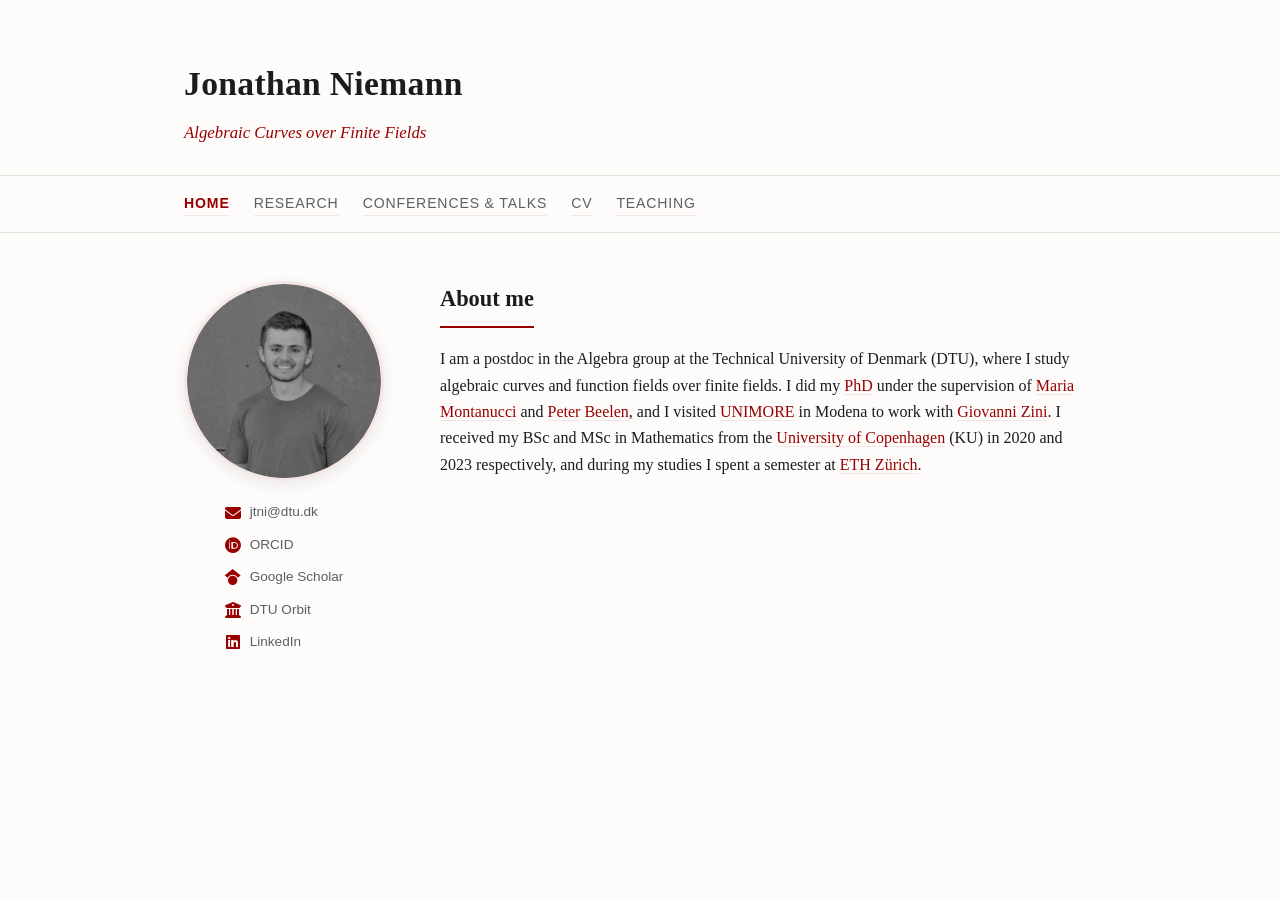
<file: index.html>
<!DOCTYPE html>
<html lang="en">
<head>
<meta charset="UTF-8">
<meta name="viewport" content="width=device-width, initial-scale=1.0">
<title>Jonathan Niemann</title>
<meta name="description" content="Jonathan Niemann — postdoc at the Technical University of Denmark, working on algebraic curves and function fields over finite fields.">
<link rel="stylesheet" href="style.css?v=8">
<link rel="stylesheet" href="https://cdnjs.cloudflare.com/ajax/libs/font-awesome/6.5.1/css/all.min.css">
</head>
<body>

<header class="site-header">
  <div class="wrap">
    <h1>Jonathan Niemann</h1>
    <p class="tagline">Algebraic Curves over Finite Fields</p>
  </div>
</header>

<nav class="site-nav">
  <div class="wrap">
    <a href="index.html" class="active">Home</a>
    <a href="research.html">Research</a>
    <a href="talks.html">Conferences &amp; Talks</a>
    <a href="cv.html">CV</a>
    <a href="teaching.html">Teaching</a>
  </div>
</nav>

<div class="page-layout">

  <aside class="sidebar">
    <img class="sidebar-photo" src="assets/profile.png" alt="Portrait of Jonathan Niemann">
    <ul class="social-links">
      <li><a href="mailto:jtni@dtu.dk"><i class="fa-solid fa-envelope"></i> jtni@dtu.dk</a></li>
      <li><a href="https://orcid.org/0009-0001-3049-6209" target="_blank" rel="noopener"><i class="fa-brands fa-orcid"></i> ORCID</a></li>
      <li><a href="https://scholar.google.dk/citations?user=AFLOBtQAAAAJ&hl=da" target="_blank" rel="noopener"><i class="fa-brands fa-google-scholar"></i> Google Scholar</a></li>
      <li><a href="https://orbit.dtu.dk/en/persons/jonathan-tilling-niemann" target="_blank" rel="noopener"><i class="fa-solid fa-building-columns"></i> DTU Orbit</a></li>
      <li><a href="https://www.linkedin.com/in/jonathan-tilling-niemann-18654b5b/" target="_blank" rel="noopener"><i class="fa-brands fa-linkedin"></i> LinkedIn</a></li>
    </ul>
  </aside>

  <main class="site-main">
    <section id="about">
      <h2>About me</h2>
      <p>
        I am a postdoc in the Algebra group at the Technical University of Denmark (DTU), where I study
        algebraic curves and function fields over finite fields. I did my <a href="https://orbit.dtu.dk/en/publications/maximal-and-ordinary-function-fields-over-finite-fields/">PhD</a> under the supervision of
        <a href="https://sites.google.com/view/mariamontanucci/home">Maria Montanucci</a> and
        <a href="https://orbit.dtu.dk/en/persons/pieter-hendrik-turdus-beelen">Peter Beelen</a>, and I visited
        <a href="https://www.unimore.it/it">UNIMORE</a> in Modena to work with
        <a href="https://www.researchgate.net/profile/Giovanni-Zini">Giovanni Zini</a>. I received my BSc and MSc
        in Mathematics from the <a href="https://www.math.ku.dk/english/">University of Copenhagen</a> (KU) in
        2020 and 2023 respectively, and during my studies I spent a semester at
        <a href="https://ethz.ch/en.html">ETH Zürich</a>.
      </p>
    </section>
  </main>

</div>

</body>
</html>
</file>
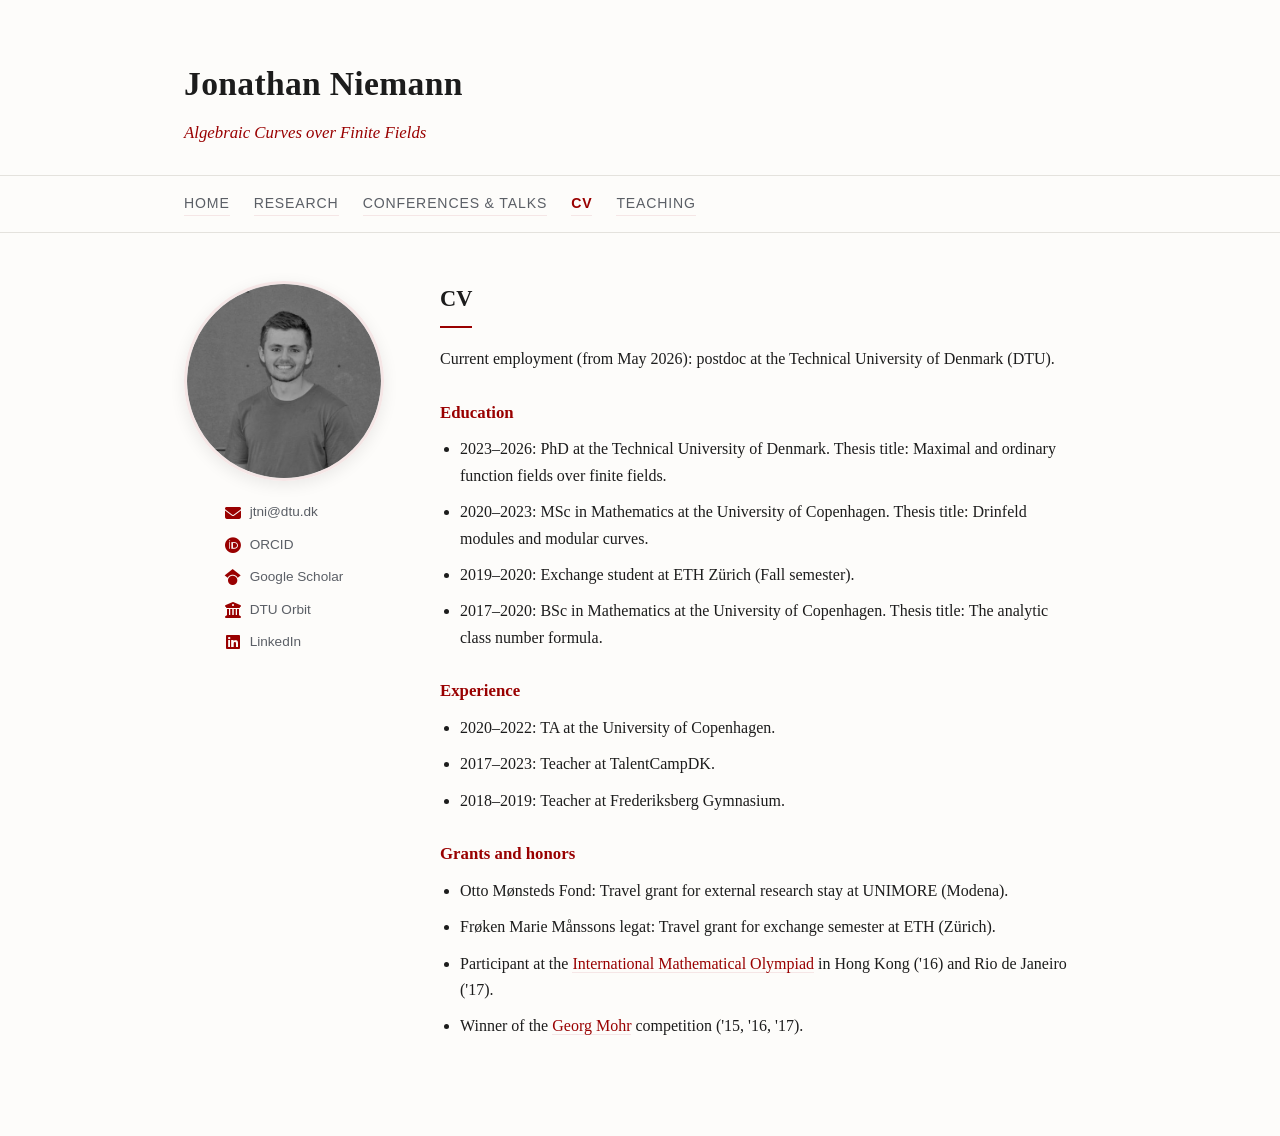
<file: cv.html>
<!DOCTYPE html>
<html lang="en">
<head>
<meta charset="UTF-8">
<meta name="viewport" content="width=device-width, initial-scale=1.0">
<title>CV — Jonathan Niemann</title>
<meta name="description" content="CV, education, experience and links for Jonathan Niemann.">
<link rel="stylesheet" href="style.css?v=8">
<link rel="stylesheet" href="https://cdnjs.cloudflare.com/ajax/libs/font-awesome/6.5.1/css/all.min.css">
</head>
<body>

<header class="site-header">
  <div class="wrap">
    <h1>Jonathan Niemann</h1>
    <p class="tagline">Algebraic Curves over Finite Fields</p>
  </div>
</header>

<nav class="site-nav">
  <div class="wrap">
    <a href="index.html">Home</a>
    <a href="research.html">Research</a>
    <a href="talks.html">Conferences &amp; Talks</a>
    <a href="cv.html" class="active">CV</a>
    <a href="teaching.html">Teaching</a>
  </div>
</nav>

<div class="page-layout">

  <aside class="sidebar">
    <img class="sidebar-photo" src="assets/profile.png" alt="Portrait of Jonathan Niemann">
    <ul class="social-links">
      <li><a href="mailto:jtni@dtu.dk"><i class="fa-solid fa-envelope"></i> jtni@dtu.dk</a></li>
      <li><a href="https://orcid.org/0009-0001-3049-6209" target="_blank" rel="noopener"><i class="fa-brands fa-orcid"></i> ORCID</a></li>
      <li><a href="https://scholar.google.dk/citations?user=AFLOBtQAAAAJ&hl=da" target="_blank" rel="noopener"><i class="fa-brands fa-google-scholar"></i> Google Scholar</a></li>
      <li><a href="https://orbit.dtu.dk/en/persons/jonathan-tilling-niemann" target="_blank" rel="noopener"><i class="fa-solid fa-building-columns"></i> DTU Orbit</a></li>
      <li><a href="https://www.linkedin.com/in/jonathan-tilling-niemann-18654b5b/" target="_blank" rel="noopener"><i class="fa-brands fa-linkedin"></i> LinkedIn</a></li>
    </ul>
  </aside>

  <main class="site-main">
    <section id="cv">
      <h2>CV</h2>
      <p>Current employment (from May 2026): postdoc at the Technical University of Denmark (DTU).</p>

      <h3>Education</h3>
      <ul>
        <li>2023&ndash;2026: PhD at the Technical University of Denmark. Thesis title: Maximal and ordinary function fields over finite fields.</li>
        <li>2020&ndash;2023: MSc in Mathematics at the University of Copenhagen. Thesis title: Drinfeld modules and modular curves.</li>
        <li>2019&ndash;2020: Exchange student at ETH Zürich (Fall semester).</li>
        <li>2017&ndash;2020: BSc in Mathematics at the University of Copenhagen. Thesis title: The analytic class number formula.</li>
      </ul>

      <h3>Experience</h3>
      <ul>
        <li>2020&ndash;2022: TA at the University of Copenhagen.</li>
        <li>2017&ndash;2023: Teacher at TalentCampDK.</li>
        <li>2018&ndash;2019: Teacher at Frederiksberg Gymnasium.</li>
      </ul>

      <h3>Grants and honors</h3>
      <ul>
        <li>Otto Mønsteds Fond: Travel grant for external research stay at UNIMORE (Modena).</li>
        <li>Frøken Marie Månssons legat: Travel grant for exchange semester at ETH (Zürich).</li>
        <li>Participant at the <a href="https://www.imo-official.org/">International Mathematical Olympiad</a> in Hong Kong ('16) and Rio de Janeiro ('17).</li>
        <li>Winner of the <a href="https://www.georgmohr.dk/">Georg Mohr</a> competition ('15, '16, '17).</li>
      </ul>
    </section>
  </main>

</div>

</body>
</html>
</file>
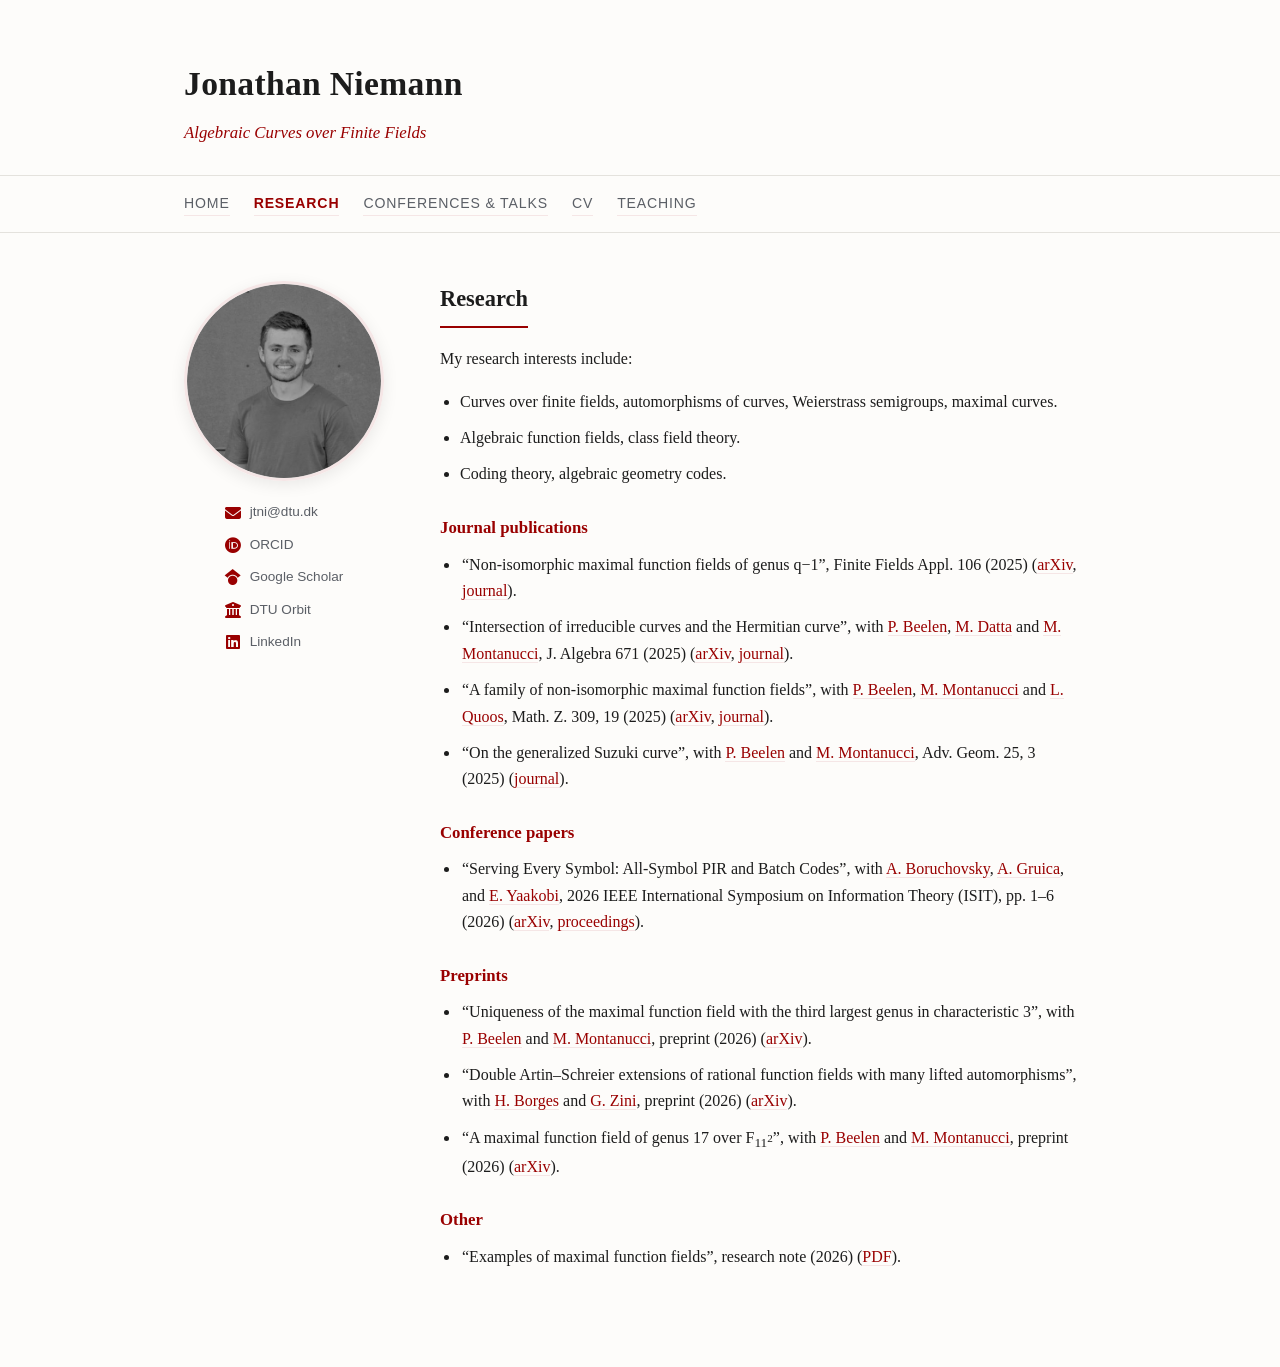
<file: research.html>
<!DOCTYPE html>
<html lang="en">
<head>
<meta charset="UTF-8">
<meta name="viewport" content="width=device-width, initial-scale=1.0">
<title>Research — Jonathan Niemann</title>
<meta name="description" content="Research interests and publications of Jonathan Niemann.">
<link rel="stylesheet" href="style.css?v=8">
<link rel="stylesheet" href="https://cdnjs.cloudflare.com/ajax/libs/font-awesome/6.5.1/css/all.min.css">
</head>
<body>

<header class="site-header">
  <div class="wrap">
    <h1>Jonathan Niemann</h1>
    <p class="tagline">Algebraic Curves over Finite Fields</p>
  </div>
</header>

<nav class="site-nav">
  <div class="wrap">
    <a href="index.html">Home</a>
    <a href="research.html" class="active">Research</a>
    <a href="talks.html">Conferences &amp; Talks</a>
    <a href="cv.html">CV</a>
    <a href="teaching.html">Teaching</a>
  </div>
</nav>

<div class="page-layout">

  <aside class="sidebar">
    <img class="sidebar-photo" src="assets/profile.png" alt="Portrait of Jonathan Niemann">
    <ul class="social-links">
      <li><a href="mailto:jtni@dtu.dk"><i class="fa-solid fa-envelope"></i> jtni@dtu.dk</a></li>
      <li><a href="https://orcid.org/0009-0001-3049-6209" target="_blank" rel="noopener"><i class="fa-brands fa-orcid"></i> ORCID</a></li>
      <li><a href="https://scholar.google.dk/citations?user=AFLOBtQAAAAJ&hl=da" target="_blank" rel="noopener"><i class="fa-brands fa-google-scholar"></i> Google Scholar</a></li>
      <li><a href="https://orbit.dtu.dk/en/persons/jonathan-tilling-niemann" target="_blank" rel="noopener"><i class="fa-solid fa-building-columns"></i> DTU Orbit</a></li>
      <li><a href="https://www.linkedin.com/in/jonathan-tilling-niemann-18654b5b/" target="_blank" rel="noopener"><i class="fa-brands fa-linkedin"></i> LinkedIn</a></li>
    </ul>
  </aside>

  <main class="site-main">
    <section id="research">
      <h2>Research</h2>
      <p>My research interests include:</p>
      <ul>
        <li>Curves over finite fields, automorphisms of curves, Weierstrass semigroups, maximal curves.</li>
        <li>Algebraic function fields, class field theory.</li>
        <li>Coding theory, algebraic geometry codes.</li>
      </ul>

      <h3>Journal publications</h3>
      <ul class="pub-list">
        <li>
          &ldquo;Non-isomorphic maximal function fields of genus q&minus;1&rdquo;, Finite Fields Appl. 106 (2025)
          (<a href="https://arxiv.org/abs/2412.04952">arXiv</a>, <a href="https://doi.org/10.1016/j.ffa.2025.102618">journal</a>).
        </li>
        <li>
          &ldquo;Intersection of irreducible curves and the Hermitian curve&rdquo;, with
          <a href="https://orbit.dtu.dk/en/persons/pieter-hendrik-turdus-beelen">P. Beelen</a>,
          <a href="https://sites.google.com/math.iith.ac.in/mrinmoy">M. Datta</a> and
          <a href="https://sites.google.com/view/mariamontanucci/home">M. Montanucci</a>, J. Algebra 671 (2025)
          (<a href="https://arxiv.org/abs/2407.13521">arXiv</a>, <a href="https://doi.org/10.1016/j.jalgebra.2025.02.036">journal</a>).
        </li>
        <li>
          &ldquo;A family of non-isomorphic maximal function fields&rdquo;, with
          <a href="https://orbit.dtu.dk/en/persons/pieter-hendrik-turdus-beelen">P. Beelen</a>,
          <a href="https://sites.google.com/view/mariamontanucci/home">M. Montanucci</a> and
          <a href="https://sites.google.com/im.ufrj.br/lucianequoos/">L. Quoos</a>, Math. Z. 309, 19 (2025)
          (<a href="https://arxiv.org/abs/2404.14179">arXiv</a>, <a href="http://doi.org/10.1007/s00209-024-03650-1">journal</a>).
        </li>
        <li>
          &ldquo;On the generalized Suzuki curve&rdquo;, with
          <a href="https://orbit.dtu.dk/en/persons/pieter-hendrik-turdus-beelen">P. Beelen</a> and
          <a href="https://sites.google.com/view/mariamontanucci/home">M. Montanucci</a>, Adv. Geom. 25, 3 (2025)
          (<a href="https://www.degruyterbrill.com/document/doi/10.1515/advgeom-2025-0022/html">journal</a>).
        </li>
      </ul>

      <h3>Conference papers</h3>
      <ul class="pub-list">
        <li>
          &ldquo;Serving Every Symbol: All-Symbol PIR and Batch Codes&rdquo;, with
          <a href="https://arxiv.org/search/cs?searchtype=author&query=Boruchovsky%2C+A">A. Boruchovsky</a>,
          <a href="https://sites.google.com/view/aninagruica/startseite">A. Gruica</a>, and
          <a href="https://yaakobi.net.technion.ac.il/">E. Yaakobi</a>,
          2026 IEEE International Symposium on Information Theory (ISIT), pp. 1&ndash;6 (2026)
          (<a href="https://arxiv.org/abs/2601.04041">arXiv</a>, <a href="https://doi.org/10.1109/ISIT62367.2026.11653879">proceedings</a>).
        </li>
      </ul>

      <h3>Preprints</h3>
      <ul class="pub-list">
        <li>
          &ldquo;Uniqueness of the maximal function field with the third largest genus in characteristic 3&rdquo;, with
          <a href="https://orbit.dtu.dk/en/persons/pieter-hendrik-turdus-beelen">P. Beelen</a> and
          <a href="https://sites.google.com/view/mariamontanucci/home">M. Montanucci</a>, preprint (2026)
          (<a href="https://arxiv.org/abs/2610.35241">arXiv</a>).
        </li>
        <li>
          &ldquo;Double Artin&ndash;Schreier extensions of rational function fields with many lifted automorphisms&rdquo;, with
          <a href="https://sites.icmc.usp.br/hborges/Home.html">H. Borges</a> and
          <a href="https://scholar.google.com/citations?user=jYMuPwsAAAAJ&hl=it">G. Zini</a>, preprint (2026)
          (<a href="https://arxiv.org/abs/2602.13925">arXiv</a>).
        </li>
        <li>
          &ldquo;A maximal function field of genus 17 over F<sub>11<sup>2</sup></sub>&rdquo;, with
          <a href="https://orbit.dtu.dk/en/persons/pieter-hendrik-turdus-beelen">P. Beelen</a> and
          <a href="https://sites.google.com/view/mariamontanucci/home">M. Montanucci</a>, preprint (2026)
          (<a href="https://arxiv.org/abs/2609.11679">arXiv</a>).
        </li>
      </ul>

      <h3>Other</h3>
      <ul class="pub-list">
        <li>
          &ldquo;Examples of maximal function fields&rdquo;, research note (2026)
          (<a href="notes/maximal_function_fields.pdf">PDF</a>).
        </li>
      </ul>
    </section>
  </main>

</div>

</body>
</html>
</file>
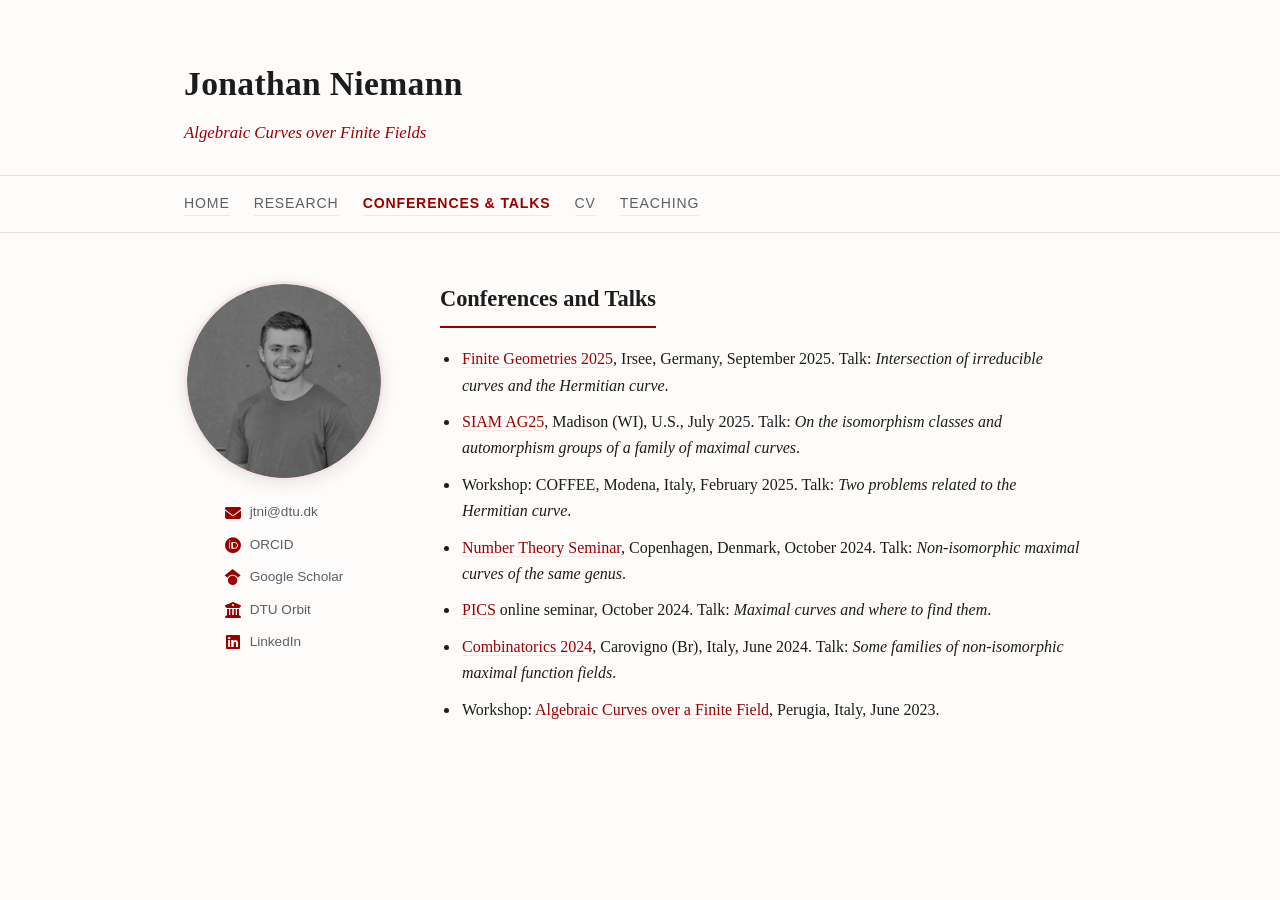
<file: talks.html>
<!DOCTYPE html>
<html lang="en">
<head>
<meta charset="UTF-8">
<meta name="viewport" content="width=device-width, initial-scale=1.0">
<title>Conferences &amp; Talks — Jonathan Niemann</title>
<meta name="description" content="Conferences and talks given by Jonathan Niemann.">
<link rel="stylesheet" href="style.css?v=8">
<link rel="stylesheet" href="https://cdnjs.cloudflare.com/ajax/libs/font-awesome/6.5.1/css/all.min.css">
</head>
<body>

<header class="site-header">
  <div class="wrap">
    <h1>Jonathan Niemann</h1>
    <p class="tagline">Algebraic Curves over Finite Fields</p>
  </div>
</header>

<nav class="site-nav">
  <div class="wrap">
    <a href="index.html">Home</a>
    <a href="research.html">Research</a>
    <a href="talks.html" class="active">Conferences &amp; Talks</a>
    <a href="cv.html">CV</a>
    <a href="teaching.html">Teaching</a>
  </div>
</nav>

<div class="page-layout">

  <aside class="sidebar">
    <img class="sidebar-photo" src="assets/profile.png" alt="Portrait of Jonathan Niemann">
    <ul class="social-links">
      <li><a href="mailto:jtni@dtu.dk"><i class="fa-solid fa-envelope"></i> jtni@dtu.dk</a></li>
      <li><a href="https://orcid.org/0009-0001-3049-6209" target="_blank" rel="noopener"><i class="fa-brands fa-orcid"></i> ORCID</a></li>
      <li><a href="https://scholar.google.dk/citations?user=AFLOBtQAAAAJ&hl=da" target="_blank" rel="noopener"><i class="fa-brands fa-google-scholar"></i> Google Scholar</a></li>
      <li><a href="https://orbit.dtu.dk/en/persons/jonathan-tilling-niemann" target="_blank" rel="noopener"><i class="fa-solid fa-building-columns"></i> DTU Orbit</a></li>
      <li><a href="https://www.linkedin.com/in/jonathan-tilling-niemann-18654b5b/" target="_blank" rel="noopener"><i class="fa-brands fa-linkedin"></i> LinkedIn</a></li>
    </ul>
  </aside>

  <main class="site-main">
    <section id="talks">
      <h2>Conferences and Talks</h2>
      <ul class="talk-list">
        <li><a href="https://mlavrauw.github.io/Irsee7/irsee7.html">Finite Geometries 2025</a>, Irsee, Germany, September 2025. Talk: <em>Intersection of irreducible curves and the Hermitian curve</em>.</li>
        <li><a href="https://www.siam.org/conferences-events/past-event-archive/ag25/">SIAM AG25</a>, Madison (WI), U.S., July 2025. Talk: <em>On the isomorphism classes and automorphism groups of a family of maximal curves</em>.</li>
        <li>Workshop: COFFEE, Modena, Italy, February 2025. Talk: <em>Two problems related to the Hermitian curve</em>.</li>
        <li><a href="https://www.math.ku.dk/english/calendar/events/number-theory-seminar-jonathan-tilling-niemann/">Number Theory Seminar</a>, Copenhagen, Denmark, October 2024. Talk: <em>Non-isomorphic maximal curves of the same genus</em>.</li>
        <li><a href="https://sites.google.com/view/picseminar/home">PICS</a> online seminar, October 2024. Talk: <em>Maximal curves and where to find them</em>.</li>
        <li><a href="https://sites.google.com/view/combinatorics2024/">Combinatorics 2024</a>, Carovigno (Br), Italy, June 2024. Talk: <em>Some families of non-isomorphic maximal function fields</em>.</li>
        <li>Workshop: <a href="https://sites.google.com/view/marcotimpanella/eventi/algebraic-curves-over-a-finite-field">Algebraic Curves over a Finite Field</a>, Perugia, Italy, June 2023.</li>
      </ul>
    </section>
  </main>

</div>

</body>
</html>
</file>
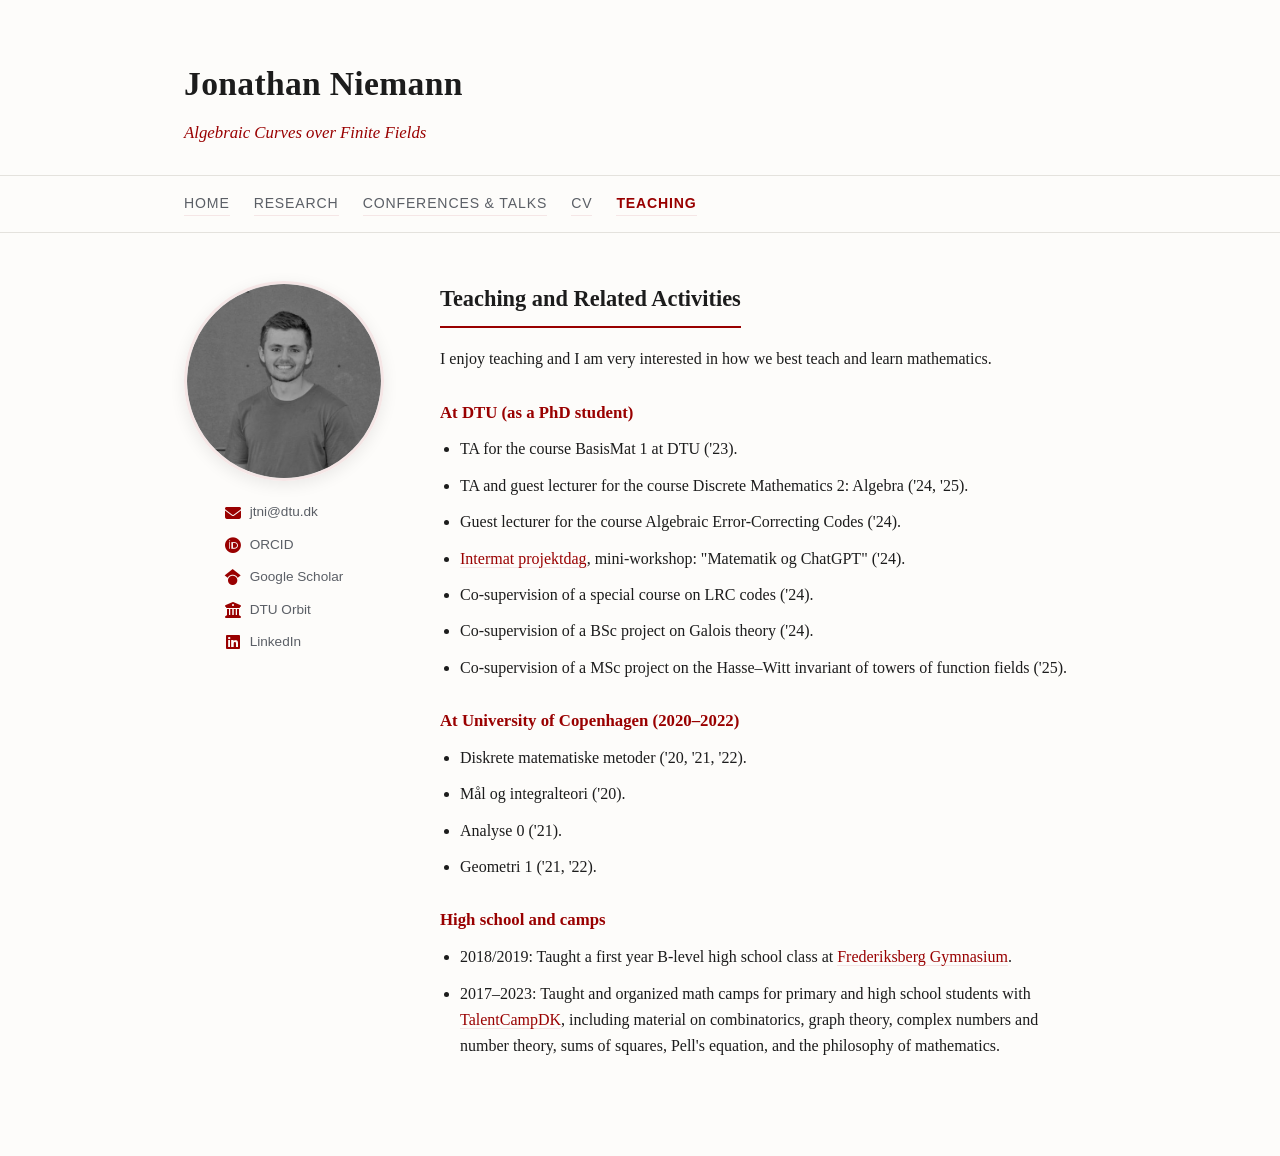
<file: teaching.html>
<!DOCTYPE html>
<html lang="en">
<head>
<meta charset="UTF-8">
<meta name="viewport" content="width=device-width, initial-scale=1.0">
<title>Teaching — Jonathan Niemann</title>
<meta name="description" content="Teaching and related activities of Jonathan Niemann.">
<link rel="stylesheet" href="style.css?v=8">
<link rel="stylesheet" href="https://cdnjs.cloudflare.com/ajax/libs/font-awesome/6.5.1/css/all.min.css">
</head>
<body>

<header class="site-header">
  <div class="wrap">
    <h1>Jonathan Niemann</h1>
    <p class="tagline">Algebraic Curves over Finite Fields</p>
  </div>
</header>

<nav class="site-nav">
  <div class="wrap">
    <a href="index.html">Home</a>
    <a href="research.html">Research</a>
    <a href="talks.html">Conferences &amp; Talks</a>
    <a href="cv.html">CV</a>
    <a href="teaching.html" class="active">Teaching</a>
  </div>
</nav>

<div class="page-layout">

  <aside class="sidebar">
    <img class="sidebar-photo" src="assets/profile.png" alt="Portrait of Jonathan Niemann">
    <ul class="social-links">
      <li><a href="mailto:jtni@dtu.dk"><i class="fa-solid fa-envelope"></i> jtni@dtu.dk</a></li>
      <li><a href="https://orcid.org/0009-0001-3049-6209" target="_blank" rel="noopener"><i class="fa-brands fa-orcid"></i> ORCID</a></li>
      <li><a href="https://scholar.google.dk/citations?user=AFLOBtQAAAAJ&hl=da" target="_blank" rel="noopener"><i class="fa-brands fa-google-scholar"></i> Google Scholar</a></li>
      <li><a href="https://orbit.dtu.dk/en/persons/jonathan-tilling-niemann" target="_blank" rel="noopener"><i class="fa-solid fa-building-columns"></i> DTU Orbit</a></li>
      <li><a href="https://www.linkedin.com/in/jonathan-tilling-niemann-18654b5b/" target="_blank" rel="noopener"><i class="fa-brands fa-linkedin"></i> LinkedIn</a></li>
    </ul>
  </aside>

  <main class="site-main">
    <section id="teaching">
      <h2>Teaching and Related Activities</h2>
      <p>I enjoy teaching and I am very interested in how we best teach and learn mathematics.</p>

      <h3>At DTU (as a PhD student)</h3>
      <ul>
        <li>TA for the course BasisMat 1 at DTU ('23).</li>
        <li>TA and guest lecturer for the course Discrete Mathematics 2: Algebra ('24, '25).</li>
        <li>Guest lecturer for the course Algebraic Error-Correcting Codes ('24).</li>
        <li><a href="https://intermat.compute.dtu.dk/2022upload/Program_InterMat_ProjektDag_E24.pdf">Intermat projektdag</a>, mini-workshop: "Matematik og ChatGPT" ('24).</li>
        <li>Co-supervision of a special course on LRC codes ('24).</li>
        <li>Co-supervision of a BSc project on Galois theory ('24).</li>
        <li>Co-supervision of a MSc project on the Hasse&ndash;Witt invariant of towers of function fields ('25).</li>
      </ul>

      <h3>At University of Copenhagen (2020&ndash;2022)</h3>
      <ul>
        <li>Diskrete matematiske metoder ('20, '21, '22).</li>
        <li>Mål og integralteori ('20).</li>
        <li>Analyse 0 ('21).</li>
        <li>Geometri 1 ('21, '22).</li>
      </ul>

      <h3>High school and camps</h3>
      <ul>
        <li>2018/2019: Taught a first year B-level high school class at <a href="https://frberg-gym.dk/">Frederiksberg Gymnasium</a>.</li>
        <li>2017&ndash;2023: Taught and organized math camps for primary and high school students with <a href="https://talentcamp.dk/">TalentCampDK</a>, including material on combinatorics, graph theory, complex numbers and number theory, sums of squares, Pell's equation, and the philosophy of mathematics.</li>
      </ul>
    </section>
  </main>

</div>

</body>
</html>
</file>
<file: style.css>
:root {
  --ink: #1c1c1c;
  --muted: #5b5f66;
  --accent: #990000;
  --accent-light: #f5e6e6;
  --border: #e4e2dd;
  --bg: #fdfcfa;
  --max-width: 960px;
}

* { box-sizing: border-box; }

body {
  margin: 0;
  font-family: "Georgia", "Iowan Old Style", "Palatino Linotype", serif;
  color: var(--ink);
  background: var(--bg);
  line-height: 1.65;
}

.wrap {
  max-width: var(--max-width);
  margin: 0 auto;
  padding: 0 24px;
}

/* Header */
.site-header {
  padding: 56px 0 28px;
  border-bottom: 1px solid var(--border);
}

.site-header h1 {
  margin: 0;
  font-size: 2.1rem;
  font-weight: 600;
  letter-spacing: 0.01em;
}

.site-header .tagline {
  margin: 8px 0 0;
  color: var(--accent);
  font-style: italic;
  font-size: 1.05rem;
}

/* Nav */
.site-nav {
  position: sticky;
  top: 0;
  background: var(--bg);
  border-bottom: 1px solid var(--border);
  z-index: 10;
}

.site-nav .wrap {
  display: flex;
  gap: 24px;
  flex-wrap: wrap;
  padding-top: 16px;
  padding-bottom: 16px;
}

.site-nav a {
  font-family: -apple-system, BlinkMacSystemFont, "Segoe UI", sans-serif;
  font-size: 0.88rem;
  text-transform: uppercase;
  letter-spacing: 0.06em;
  color: var(--muted);
  text-decoration: none;
}

.site-nav a:hover {
  color: var(--accent);
}

.site-nav a.active {
  color: var(--accent);
  font-weight: 700;
}

/* Page layout: sidebar + content */
.page-layout {
  max-width: var(--max-width);
  margin: 0 auto;
  padding: 48px 24px 60px;
  display: flex;
  align-items: flex-start;
  gap: 56px;
}

/* Sidebar */
.sidebar {
  flex: 0 0 200px;
  position: sticky;
  top: 88px;
  text-align: center;
}

.sidebar-photo {
  width: 200px;
  height: 200px;
  border-radius: 50%;
  object-fit: cover;
  border: 3px solid var(--accent-light);
  box-shadow: 0 4px 16px rgba(0, 0, 0, 0.08);
  display: block;
  margin: 0 auto 20px;
}

.social-links {
  list-style: none;
  display: inline-block;
  text-align: left;
  margin: 0;
  padding: 0;
}

.social-links li {
  margin-bottom: 10px;
}

.social-links a {
  display: flex;
  align-items: center;
  gap: 9px;
  font-family: -apple-system, BlinkMacSystemFont, "Segoe UI", sans-serif;
  font-size: 0.85rem;
  color: var(--muted);
  border-bottom: none;
}

.social-links a i {
  width: 16px;
  text-align: center;
  color: var(--accent);
  font-size: 1rem;
}

.social-links a:hover {
  color: var(--accent);
}

@media (max-width: 600px) {
  .page-layout {
    flex-direction: column;
    align-items: stretch;
    gap: 28px;
    padding-top: 36px;
  }
  .sidebar {
    position: static;
    flex: none;
    display: flex;
    align-items: center;
    gap: 20px;
    text-align: left;
  }
  .sidebar-photo {
    margin: 0;
    flex: 0 0 auto;
    width: 200px;
    height: 200px;
  }
  .social-links {
    display: block;
  }
}

/* Main content */
.site-main {
  flex: 1 1 auto;
  min-width: 0;
  max-width: 640px;
}

section {
  padding-bottom: 20px;
}

h2 {
  font-size: 1.4rem;
  margin: 0 0 18px;
  padding-bottom: 8px;
  border-bottom: 2px solid var(--accent);
  display: inline-block;
}

h3 {
  font-size: 1.05rem;
  color: var(--accent);
  margin: 26px 0 10px;
  font-weight: 600;
}

p { margin: 0 0 16px; }

a {
  color: var(--accent);
  text-decoration: none;
  border-bottom: 1px solid var(--accent-light);
}

a:hover {
  border-bottom-color: var(--accent);
}

ul {
  margin: 0 0 16px;
  padding-left: 20px;
}

li {
  margin-bottom: 10px;
}

.pub-list li, .talk-list li {
  padding-left: 2px;
}

/* Responsive */
@media (max-width: 480px) {
  .site-header { padding: 40px 0 20px; }
  .site-header h1 { font-size: 1.7rem; }
  .site-nav .wrap { gap: 14px; }
}
</file>
